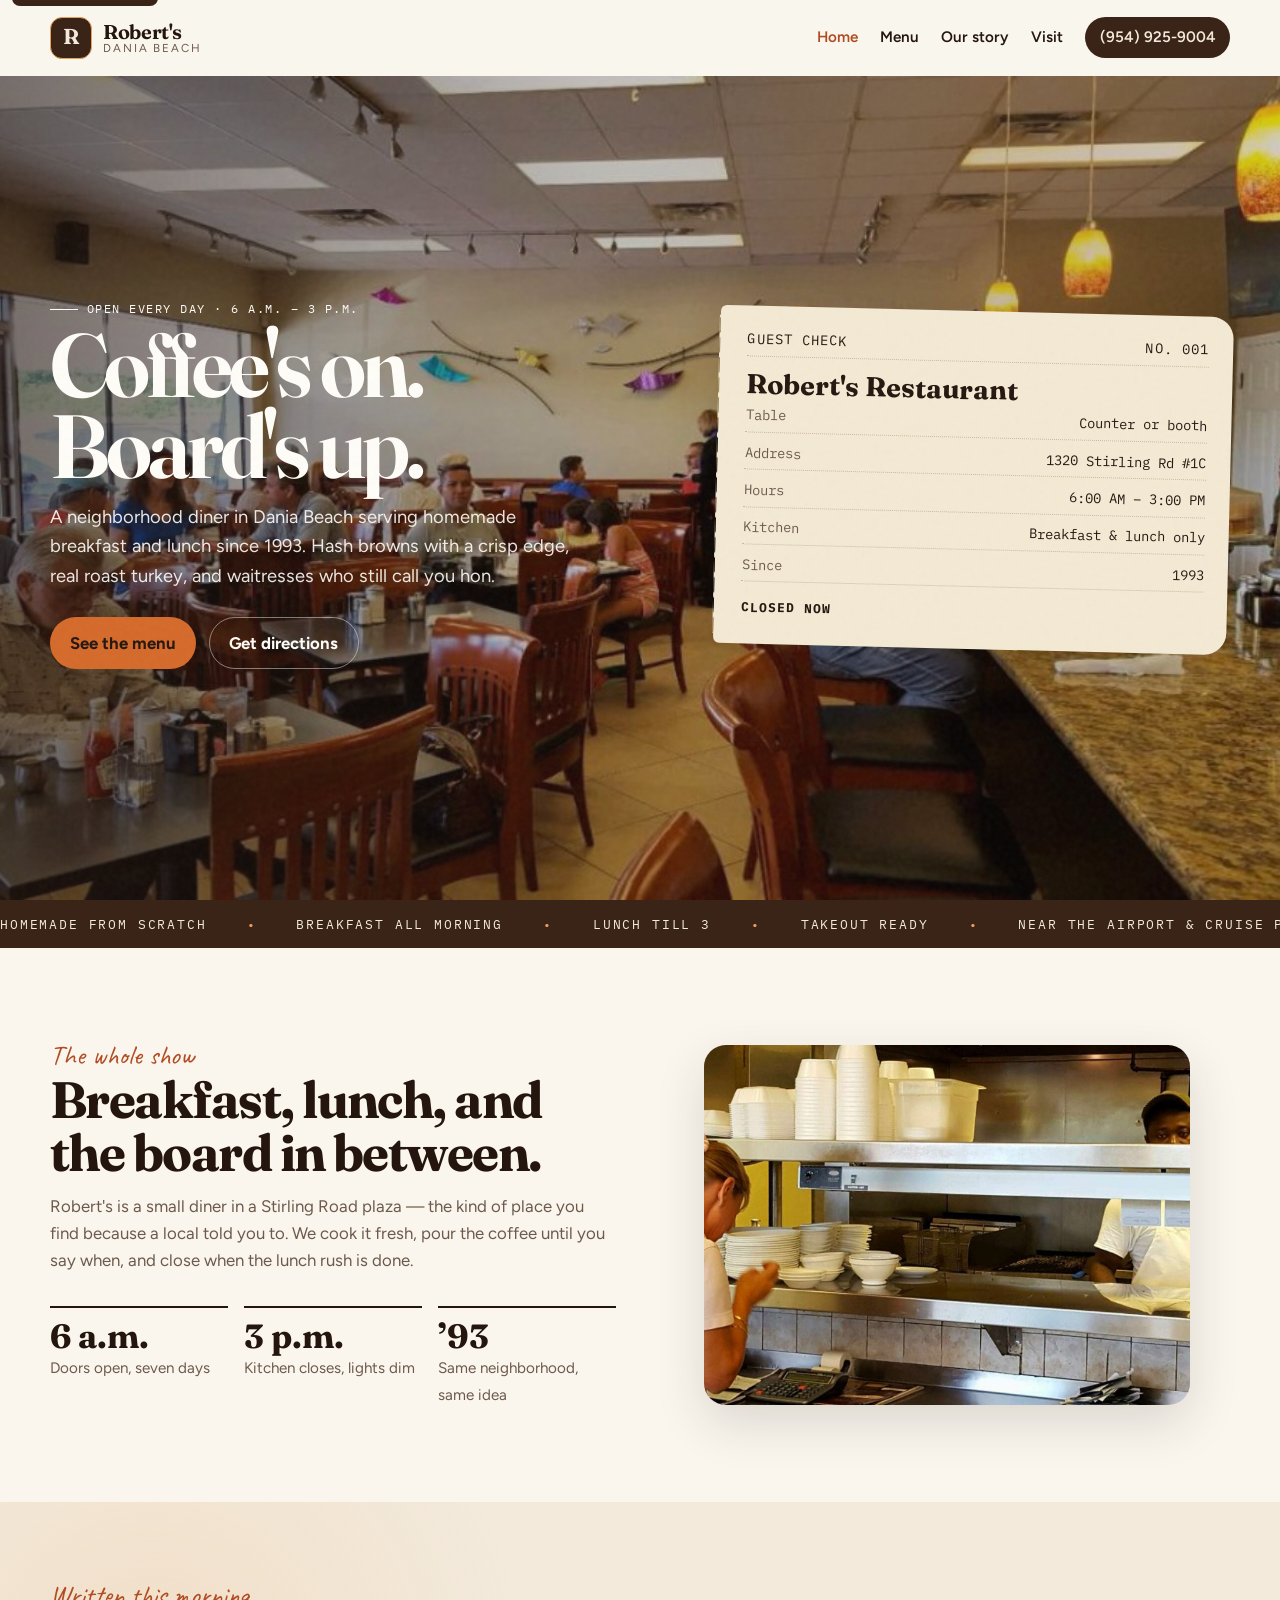
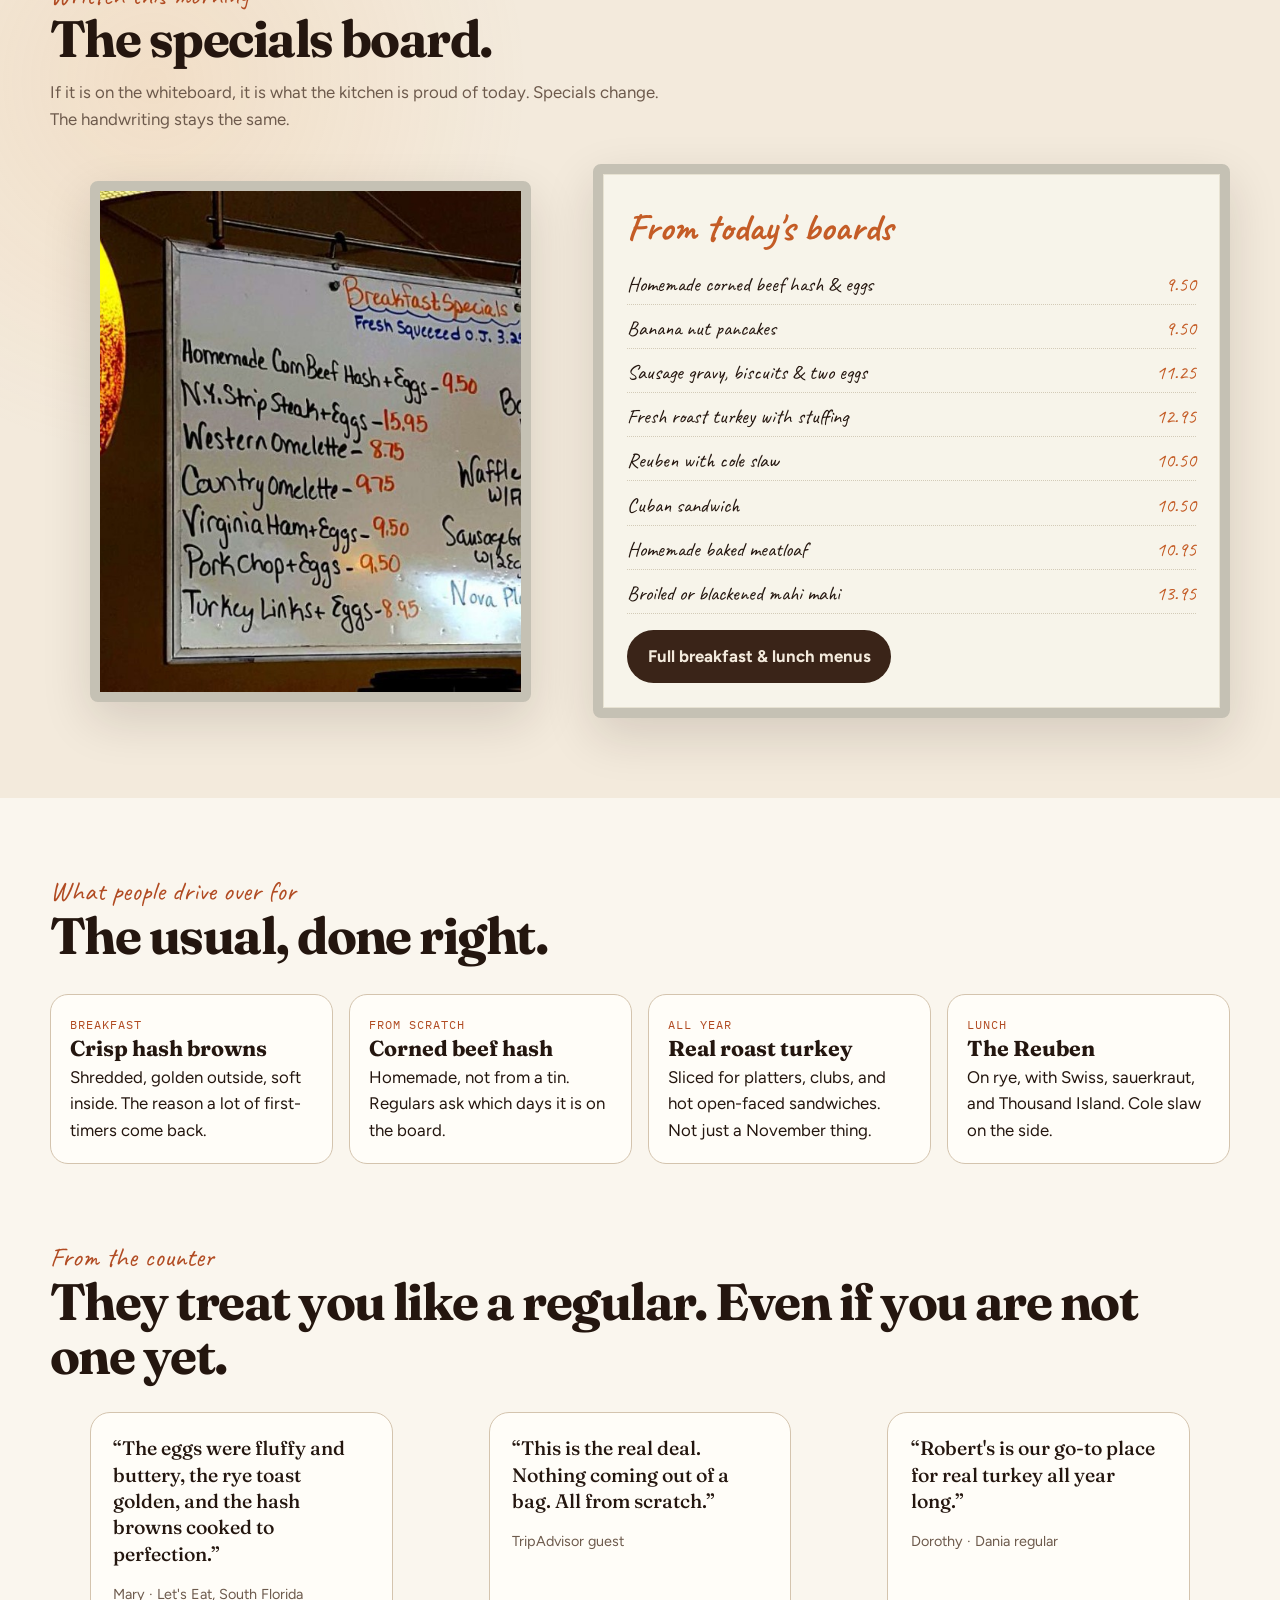
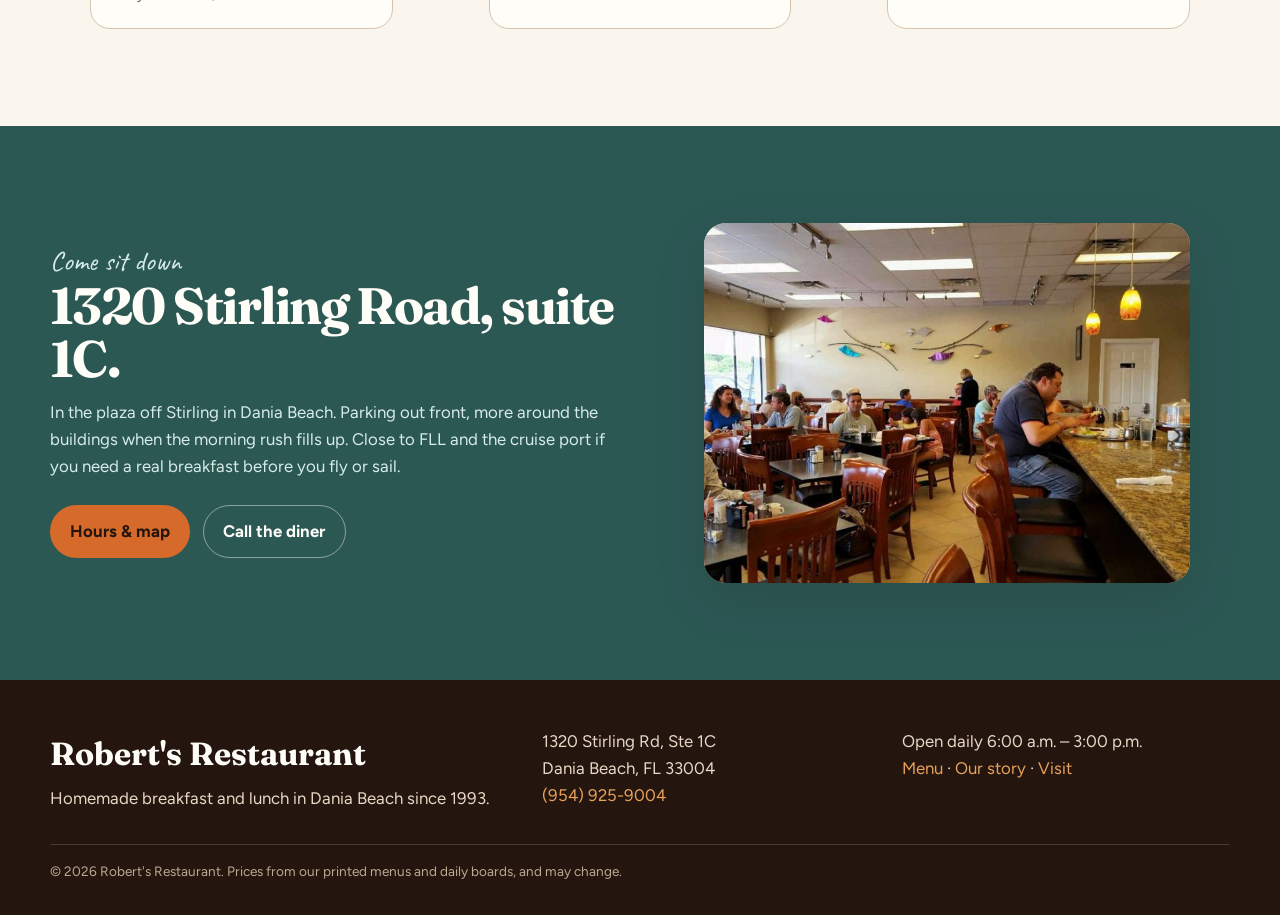
<file: index.html>
<!DOCTYPE html>
<html lang="en">
<head>
  <meta charset="UTF-8">
  <meta name="viewport" content="width=device-width, initial-scale=1">
  <title>Robert's Restaurant | Breakfast & Lunch in Dania Beach</title>
  <meta name="description" content="Robert's Restaurant is a classic Dania Beach diner serving homemade breakfast and lunch from 6 a.m. to 3 p.m., seven days a week. Open since 1993.">
  <link rel="icon" href="favicon.svg" type="image/svg+xml">
  <link rel="preconnect" href="https://fonts.googleapis.com">
  <link rel="preconnect" href="https://fonts.gstatic.com" crossorigin>
  <link href="https://fonts.googleapis.com/css2?family=Caveat:wght@500;700&family=Figtree:wght@400;600;700&family=Fraunces:opsz,wght@9..144,500;9..144,650&family=IBM+Plex+Mono:wght@400;600&display=swap" rel="stylesheet">
  <link rel="stylesheet" href="css/styles.css">
</head>
<body>
  <a class="skip-link" href="#main">Skip to content</a>
  <header class="site-header">
    <div class="header-inner">
      <a class="wordmark" href="index.html">
        <span class="wordmark-mark" aria-hidden="true">R</span>
        <span class="wordmark-text">
          <strong>Robert's</strong>
          <em>Dania Beach</em>
        </span>
      </a>
      <button class="nav-toggle" type="button" aria-expanded="false" aria-controls="site-nav">
        <span class="sr-only">Menu</span>
        <span></span><span></span>
      </button>
      <nav id="site-nav" class="site-nav">
        <a href="index.html" aria-current="page">Home</a>
        <a href="menu.html">Menu</a>
        <a href="about.html">Our story</a>
        <a href="visit.html">Visit</a>
        <a class="nav-phone" href="tel:+19549259004">(954) 925-9004</a>
      </nav>
    </div>
  </header>

  <main id="main">
    <section class="hero">
      <div class="hero-photo">
        <img src="images/interior.jpg" alt="The dining room at Robert's, with wooden chairs, a granite counter, and regulars at breakfast.">
      </div>
      <div class="hero-grid">
        <div>
          <p class="eyebrow">Open every day · 6 a.m. – 3 p.m.</p>
          <h1>Coffee's on.<br>Board's up.</h1>
          <p class="lede">A neighborhood diner in Dania Beach serving homemade breakfast and lunch since 1993. Hash browns with a crisp edge, real roast turkey, and waitresses who still call you hon.</p>
          <div class="hero-actions">
            <a class="btn btn-primary" href="menu.html">See the menu</a>
            <a class="btn btn-ghost" href="visit.html">Get directions</a>
          </div>
        </div>
        <aside class="ticket" aria-label="Restaurant details">
          <div class="ticket-top">
            <span>Guest check</span>
            <span>No. 001</span>
          </div>
          <h2>Robert's Restaurant</h2>
          <dl>
            <div><dt>Table</dt><dd>Counter or booth</dd></div>
            <div><dt>Address</dt><dd>1320 Stirling Rd #1C</dd></div>
            <div><dt>Hours</dt><dd>6:00 AM – 3:00 PM</dd></div>
            <div><dt>Kitchen</dt><dd>Breakfast & lunch only</dd></div>
            <div><dt>Since</dt><dd>1993</dd></div>
          </dl>
          <p class="status" data-open-status>
            <span class="status-dot" aria-hidden="true"></span>
            Checking hours
          </p>
        </aside>
      </div>
    </section>

    <div class="strip" aria-hidden="true">
      <div class="marquee">
        <span>Homemade from scratch</span>
        <span>Breakfast all morning</span>
        <span>Lunch till 3</span>
        <span>Takeout ready</span>
        <span>Near the airport & cruise port</span>
        <span>Dania Beach regulars since 1993</span>
        <span>Homemade from scratch</span>
        <span>Breakfast all morning</span>
        <span>Lunch till 3</span>
        <span>Takeout ready</span>
        <span>Near the airport & cruise port</span>
        <span>Dania Beach regulars since 1993</span>
      </div>
    </div>

    <section class="section">
      <div class="wrap split">
        <div>
          <p class="section-kicker">The whole show</p>
          <h2>Breakfast, lunch, and the board in between.</h2>
          <p class="section-intro">Robert's is a small diner in a Stirling Road plaza — the kind of place you find because a local told you to. We cook it fresh, pour the coffee until you say when, and close when the lunch rush is done.</p>
          <div class="stats">
            <div class="stat"><b>6 a.m.</b><span>Doors open, seven days</span></div>
            <div class="stat"><b>3 p.m.</b><span>Kitchen closes, lights dim</span></div>
            <div class="stat"><b>’93</b><span>Same neighborhood, same idea</span></div>
          </div>
        </div>
        <figure class="frame">
          <img src="images/kitchen.jpg" alt="The kitchen pass at Robert's, with stacked plates, to-go cups, and order tickets on the rail.">
        </figure>
      </div>
    </section>

    <section class="section board-section">
      <div class="wrap">
        <p class="section-kicker">Written this morning</p>
        <h2>The specials board.</h2>
        <p class="section-intro">If it is on the whiteboard, it is what the kitchen is proud of today. Specials change. The handwriting stays the same.</p>
        <div class="boards">
          <figure class="board">
            <img src="images/breakfast-specials.jpg" alt="Handwritten breakfast specials board, including corned beef hash and eggs, banana nut pancakes, and a nova platter.">
          </figure>
          <div class="board board-list">
            <h3>From today's boards</h3>
            <ul>
              <li>Homemade corned beef hash & eggs <span class="price">9.50</span></li>
              <li>Banana nut pancakes <span class="price">9.50</span></li>
              <li>Sausage gravy, biscuits & two eggs <span class="price">11.25</span></li>
              <li>Fresh roast turkey with stuffing <span class="price">12.95</span></li>
              <li>Reuben with cole slaw <span class="price">10.50</span></li>
              <li>Cuban sandwich <span class="price">10.50</span></li>
              <li>Homemade baked meatloaf <span class="price">10.95</span></li>
              <li>Broiled or blackened mahi mahi <span class="price">13.95</span></li>
            </ul>
            <p style="margin-top:1rem"><a class="btn btn-dark" href="menu.html#specials">Full breakfast & lunch menus</a></p>
          </div>
        </div>
      </div>
    </section>

    <section class="section">
      <div class="wrap">
        <p class="section-kicker">What people drive over for</p>
        <h2>The usual, done right.</h2>
        <div class="signatures">
          <article class="sig-card">
            <span>Breakfast</span>
            <b>Crisp hash browns</b>
            <p>Shredded, golden outside, soft inside. The reason a lot of first-timers come back.</p>
          </article>
          <article class="sig-card">
            <span>From scratch</span>
            <b>Corned beef hash</b>
            <p>Homemade, not from a tin. Regulars ask which days it is on the board.</p>
          </article>
          <article class="sig-card">
            <span>All year</span>
            <b>Real roast turkey</b>
            <p>Sliced for platters, clubs, and hot open-faced sandwiches. Not just a November thing.</p>
          </article>
          <article class="sig-card">
            <span>Lunch</span>
            <b>The Reuben</b>
            <p>On rye, with Swiss, sauerkraut, and Thousand Island. Cole slaw on the side.</p>
          </article>
        </div>
      </div>
    </section>

    <section class="section" style="padding-top:0">
      <div class="wrap">
        <p class="section-kicker">From the counter</p>
        <h2>They treat you like a regular. Even if you are not one yet.</h2>
        <div class="quotes">
          <blockquote class="quote">
            <p>“The eggs were fluffy and buttery, the rye toast golden, and the hash browns cooked to perfection.”</p>
            <cite>Mary · Let's Eat, South Florida</cite>
          </blockquote>
          <blockquote class="quote">
            <p>“This is the real deal. Nothing coming out of a bag. All from scratch.”</p>
            <cite>TripAdvisor guest</cite>
          </blockquote>
          <blockquote class="quote">
            <p>“Robert's is our go-to place for real turkey all year long.”</p>
            <cite>Dorothy · Dania regular</cite>
          </blockquote>
        </div>
      </div>
    </section>

    <section class="section visit-cta">
      <div class="wrap split">
        <div>
          <p class="section-kicker">Come sit down</p>
          <h2>1320 Stirling Road, suite 1C.</h2>
          <p class="section-intro">In the plaza off Stirling in Dania Beach. Parking out front, more around the buildings when the morning rush fills up. Close to FLL and the cruise port if you need a real breakfast before you fly or sail.</p>
          <div class="hero-actions">
            <a class="btn btn-primary" href="visit.html">Hours & map</a>
            <a class="btn btn-ghost" href="tel:+19549259004">Call the diner</a>
          </div>
        </div>
        <figure class="frame">
          <img src="images/interior.jpg" alt="Guests at tables and along the counter inside Robert's Restaurant.">
        </figure>
      </div>
    </section>
  </main>

  <footer class="site-footer">
    <div class="wrap footer-grid">
      <div>
        <h2>Robert's Restaurant</h2>
        <p>Homemade breakfast and lunch in Dania Beach since 1993.</p>
      </div>
      <div>
        <p>1320 Stirling Rd, Ste 1C<br>Dania Beach, FL 33004</p>
        <p><a href="tel:+19549259004">(954) 925-9004</a></p>
      </div>
      <div>
        <p>Open daily 6:00 a.m. – 3:00 p.m.</p>
        <p><a href="menu.html">Menu</a> · <a href="about.html">Our story</a> · <a href="visit.html">Visit</a></p>
      </div>
    </div>
    <div class="wrap legal">
      <p>© <span data-year>2026</span> Robert's Restaurant. Prices from our printed menus and daily boards, and may change.</p>
    </div>
  </footer>
  <script src="js/main.js"></script>
</body>
</html>
</file>
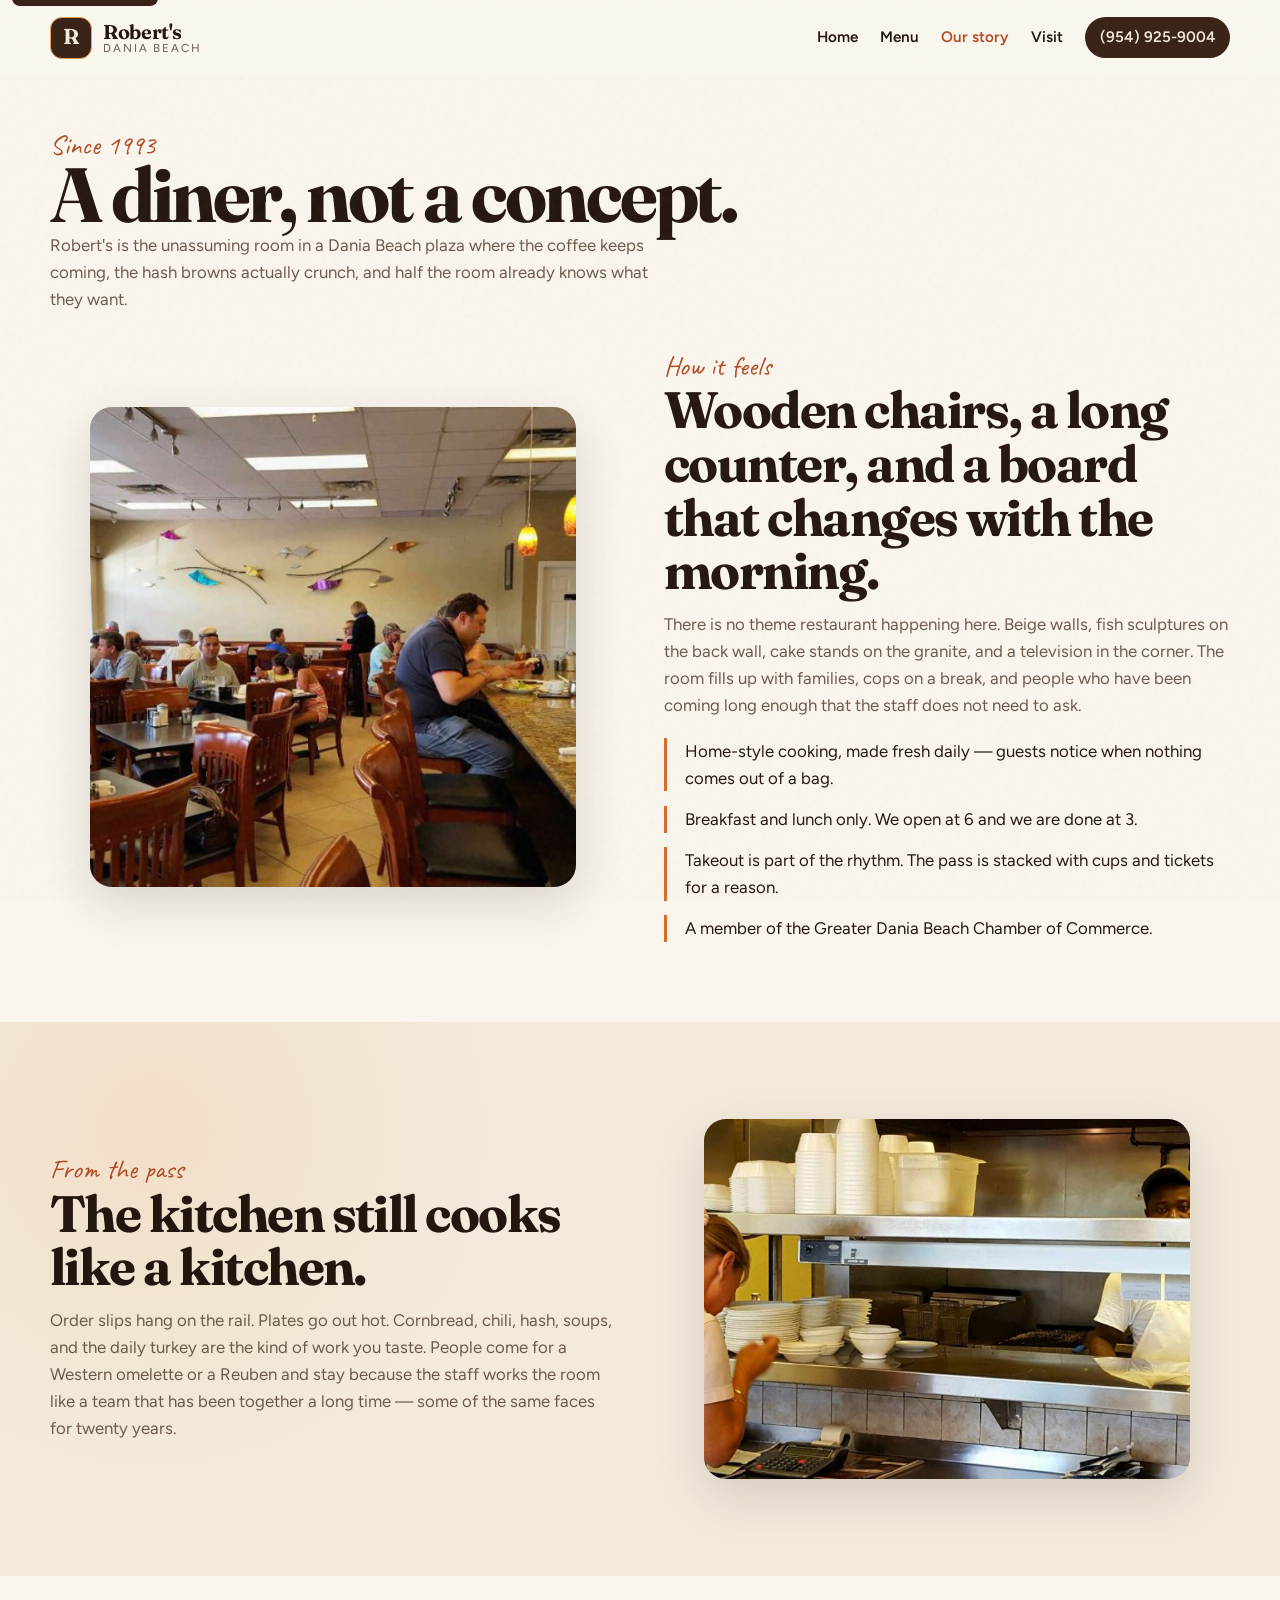
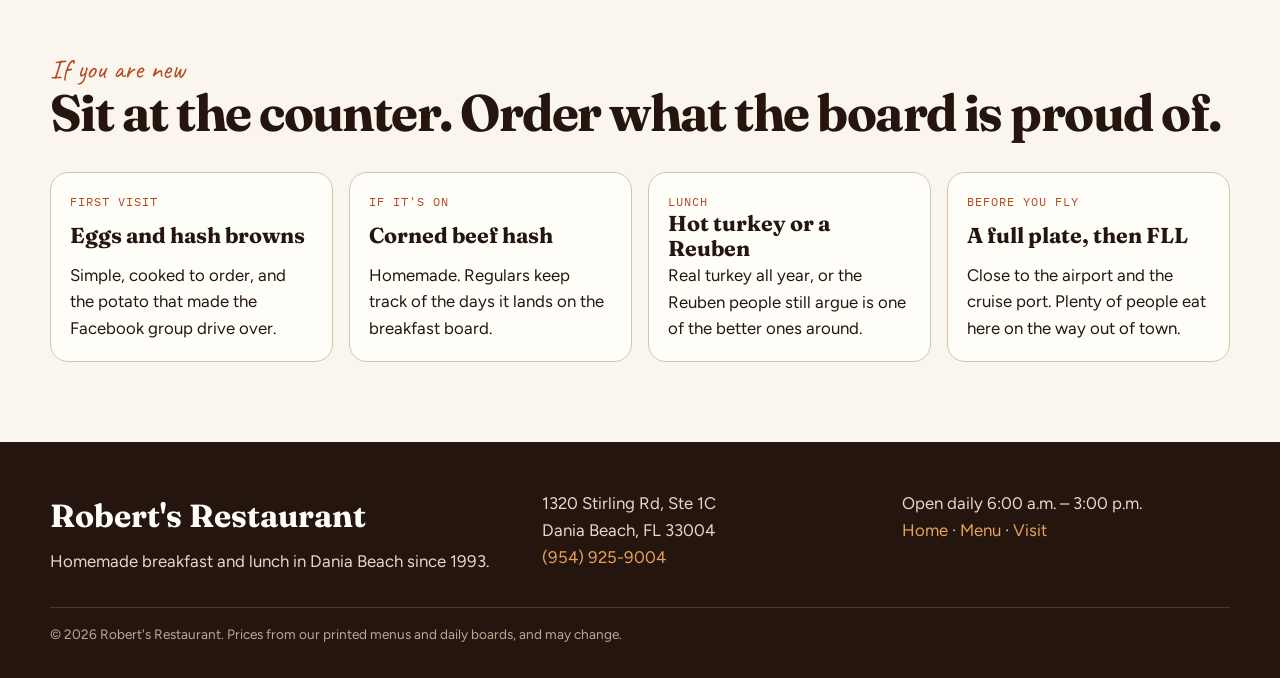
<file: about.html>
<!DOCTYPE html>
<html lang="en">
<head>
  <meta charset="UTF-8">
  <meta name="viewport" content="width=device-width, initial-scale=1">
  <title>Our story | Robert's Restaurant</title>
  <meta name="description" content="Robert's Restaurant has been a Dania Beach breakfast-and-lunch diner since 1993. Homemade food, a loyal counter crowd, and a kitchen that still cooks from scratch.">
  <link rel="icon" href="favicon.svg" type="image/svg+xml">
  <link rel="preconnect" href="https://fonts.googleapis.com">
  <link rel="preconnect" href="https://fonts.gstatic.com" crossorigin>
  <link href="https://fonts.googleapis.com/css2?family=Caveat:wght@500;700&family=Figtree:wght@400;600;700&family=Fraunces:opsz,wght@9..144,500;9..144,650&family=IBM+Plex+Mono:wght@400;600&display=swap" rel="stylesheet">
  <link rel="stylesheet" href="css/styles.css">
</head>
<body>
  <a class="skip-link" href="#main">Skip to content</a>
  <header class="site-header">
    <div class="header-inner">
      <a class="wordmark" href="index.html">
        <span class="wordmark-mark" aria-hidden="true">R</span>
        <span class="wordmark-text">
          <strong>Robert's</strong>
          <em>Dania Beach</em>
        </span>
      </a>
      <button class="nav-toggle" type="button" aria-expanded="false" aria-controls="site-nav">
        <span class="sr-only">Menu</span>
        <span></span><span></span>
      </button>
      <nav id="site-nav" class="site-nav">
        <a href="index.html">Home</a>
        <a href="menu.html">Menu</a>
        <a href="about.html" aria-current="page">Our story</a>
        <a href="visit.html">Visit</a>
        <a class="nav-phone" href="tel:+19549259004">(954) 925-9004</a>
      </nav>
    </div>
  </header>

  <main id="main">
    <header class="page-hero wrap">
      <p class="section-kicker">Since 1993</p>
      <h1>A diner, not a concept.</h1>
      <p class="section-intro">Robert's is the unassuming room in a Dania Beach plaza where the coffee keeps coming, the hash browns actually crunch, and half the room already knows what they want.</p>
    </header>

    <section class="section" style="padding-top:1rem">
      <div class="wrap split">
        <figure class="frame portrait">
          <img src="images/interior.jpg" alt="The dining room and counter at Robert's, with pendant lights over the granite bar.">
        </figure>
        <div>
          <p class="section-kicker">How it feels</p>
          <h2>Wooden chairs, a long counter, and a board that changes with the morning.</h2>
          <p class="section-intro">There is no theme restaurant happening here. Beige walls, fish sculptures on the back wall, cake stands on the granite, and a television in the corner. The room fills up with families, cops on a break, and people who have been coming long enough that the staff does not need to ask.</p>
          <ul class="story-list">
            <li>Home-style cooking, made fresh daily — guests notice when nothing comes out of a bag.</li>
            <li>Breakfast and lunch only. We open at 6 and we are done at 3.</li>
            <li>Takeout is part of the rhythm. The pass is stacked with cups and tickets for a reason.</li>
            <li>A member of the Greater Dania Beach Chamber of Commerce.</li>
          </ul>
        </div>
      </div>
    </section>

    <section class="section board-section">
      <div class="wrap split">
        <div>
          <p class="section-kicker">From the pass</p>
          <h2>The kitchen still cooks like a kitchen.</h2>
          <p class="section-intro">Order slips hang on the rail. Plates go out hot. Cornbread, chili, hash, soups, and the daily turkey are the kind of work you taste. People come for a Western omelette or a Reuben and stay because the staff works the room like a team that has been together a long time — some of the same faces for twenty years.</p>
        </div>
        <figure class="frame">
          <img src="images/kitchen.jpg" alt="Cooks and servers working the stainless-steel pass, with clean plates stacked on the shelf.">
        </figure>
      </div>
    </section>

    <section class="section">
      <div class="wrap">
        <p class="section-kicker">If you are new</p>
        <h2>Sit at the counter. Order what the board is proud of.</h2>
        <div class="signatures">
          <article class="sig-card">
            <span>First visit</span>
            <b>Eggs and hash browns</b>
            <p>Simple, cooked to order, and the potato that made the Facebook group drive over.</p>
          </article>
          <article class="sig-card">
            <span>If it's on</span>
            <b>Corned beef hash</b>
            <p>Homemade. Regulars keep track of the days it lands on the breakfast board.</p>
          </article>
          <article class="sig-card">
            <span>Lunch</span>
            <b>Hot turkey or a Reuben</b>
            <p>Real turkey all year, or the Reuben people still argue is one of the better ones around.</p>
          </article>
          <article class="sig-card">
            <span>Before you fly</span>
            <b>A full plate, then FLL</b>
            <p>Close to the airport and the cruise port. Plenty of people eat here on the way out of town.</p>
          </article>
        </div>
      </div>
    </section>
  </main>

  <footer class="site-footer">
    <div class="wrap footer-grid">
      <div>
        <h2>Robert's Restaurant</h2>
        <p>Homemade breakfast and lunch in Dania Beach since 1993.</p>
      </div>
      <div>
        <p>1320 Stirling Rd, Ste 1C<br>Dania Beach, FL 33004</p>
        <p><a href="tel:+19549259004">(954) 925-9004</a></p>
      </div>
      <div>
        <p>Open daily 6:00 a.m. – 3:00 p.m.</p>
        <p><a href="index.html">Home</a> · <a href="menu.html">Menu</a> · <a href="visit.html">Visit</a></p>
      </div>
    </div>
    <div class="wrap legal">
      <p>© <span data-year>2026</span> Robert's Restaurant. Prices from our printed menus and daily boards, and may change.</p>
    </div>
  </footer>
  <script src="js/main.js"></script>
</body>
</html>
</file>
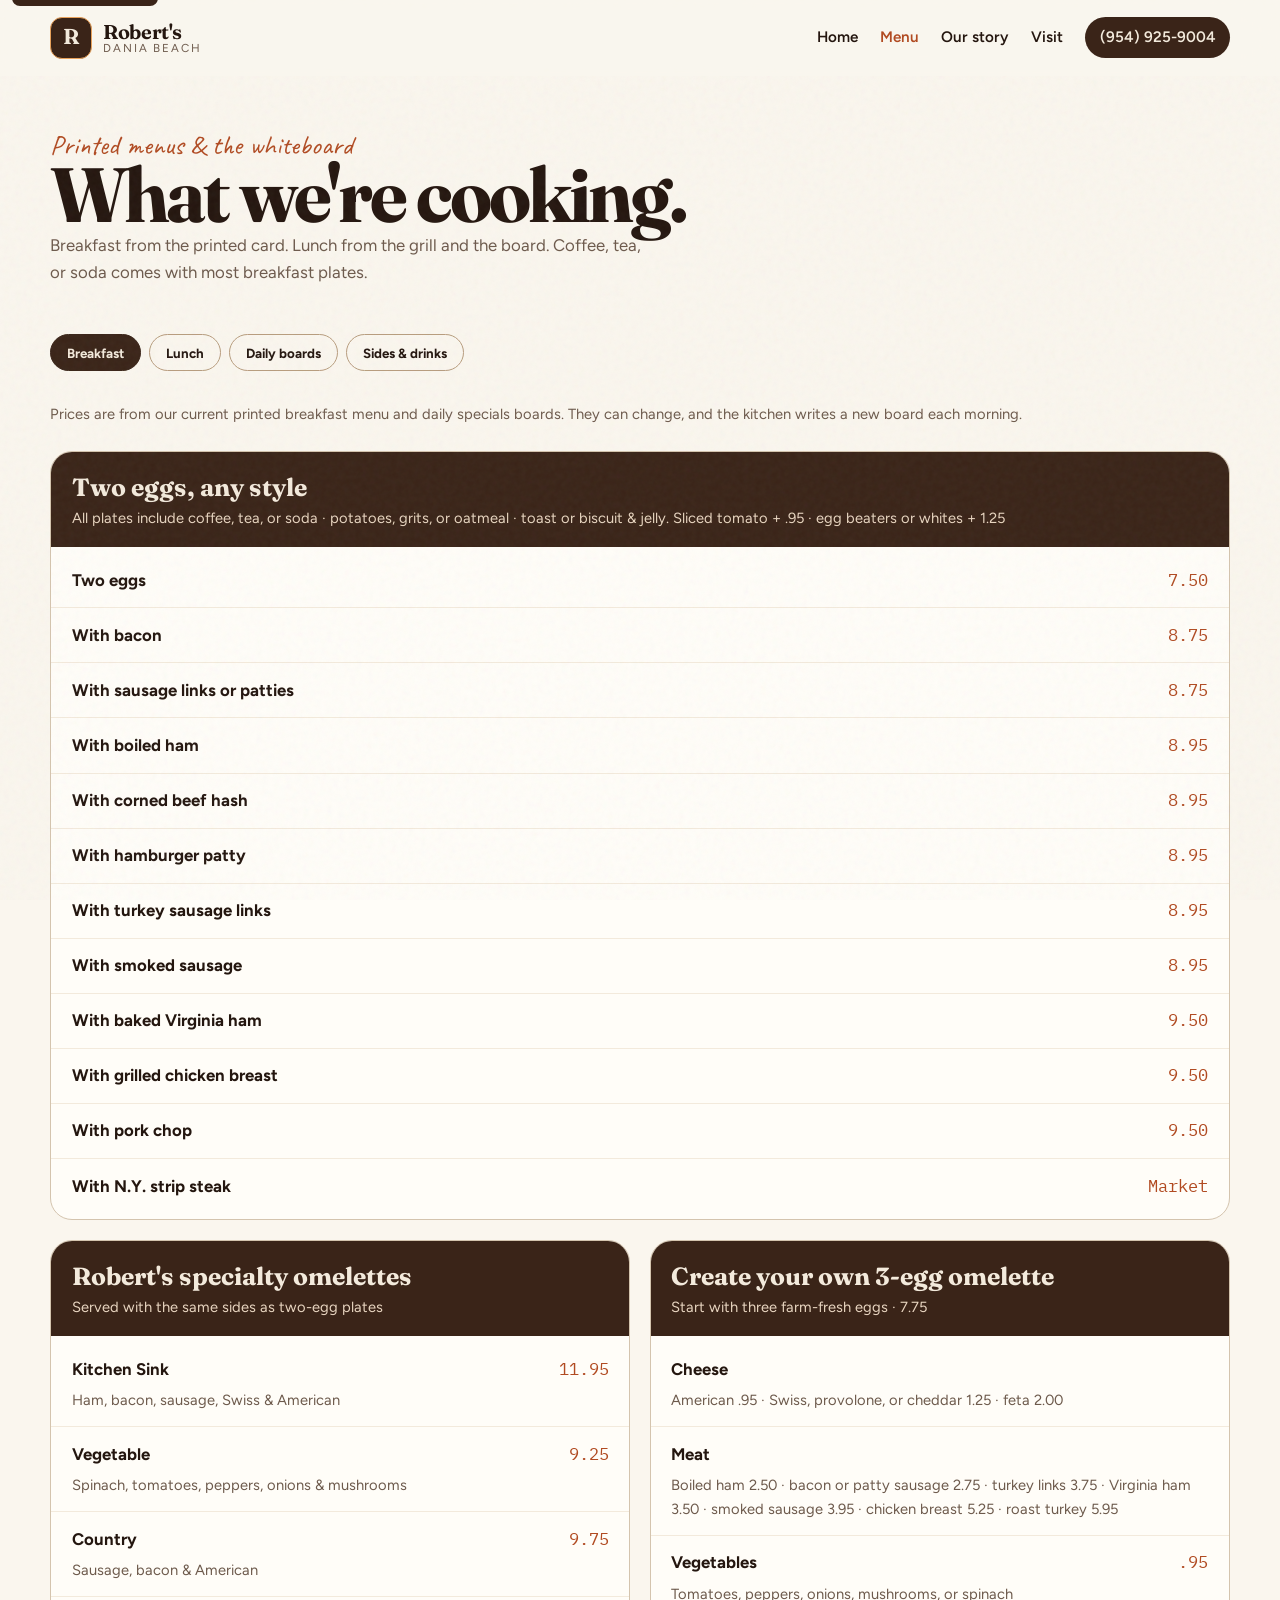
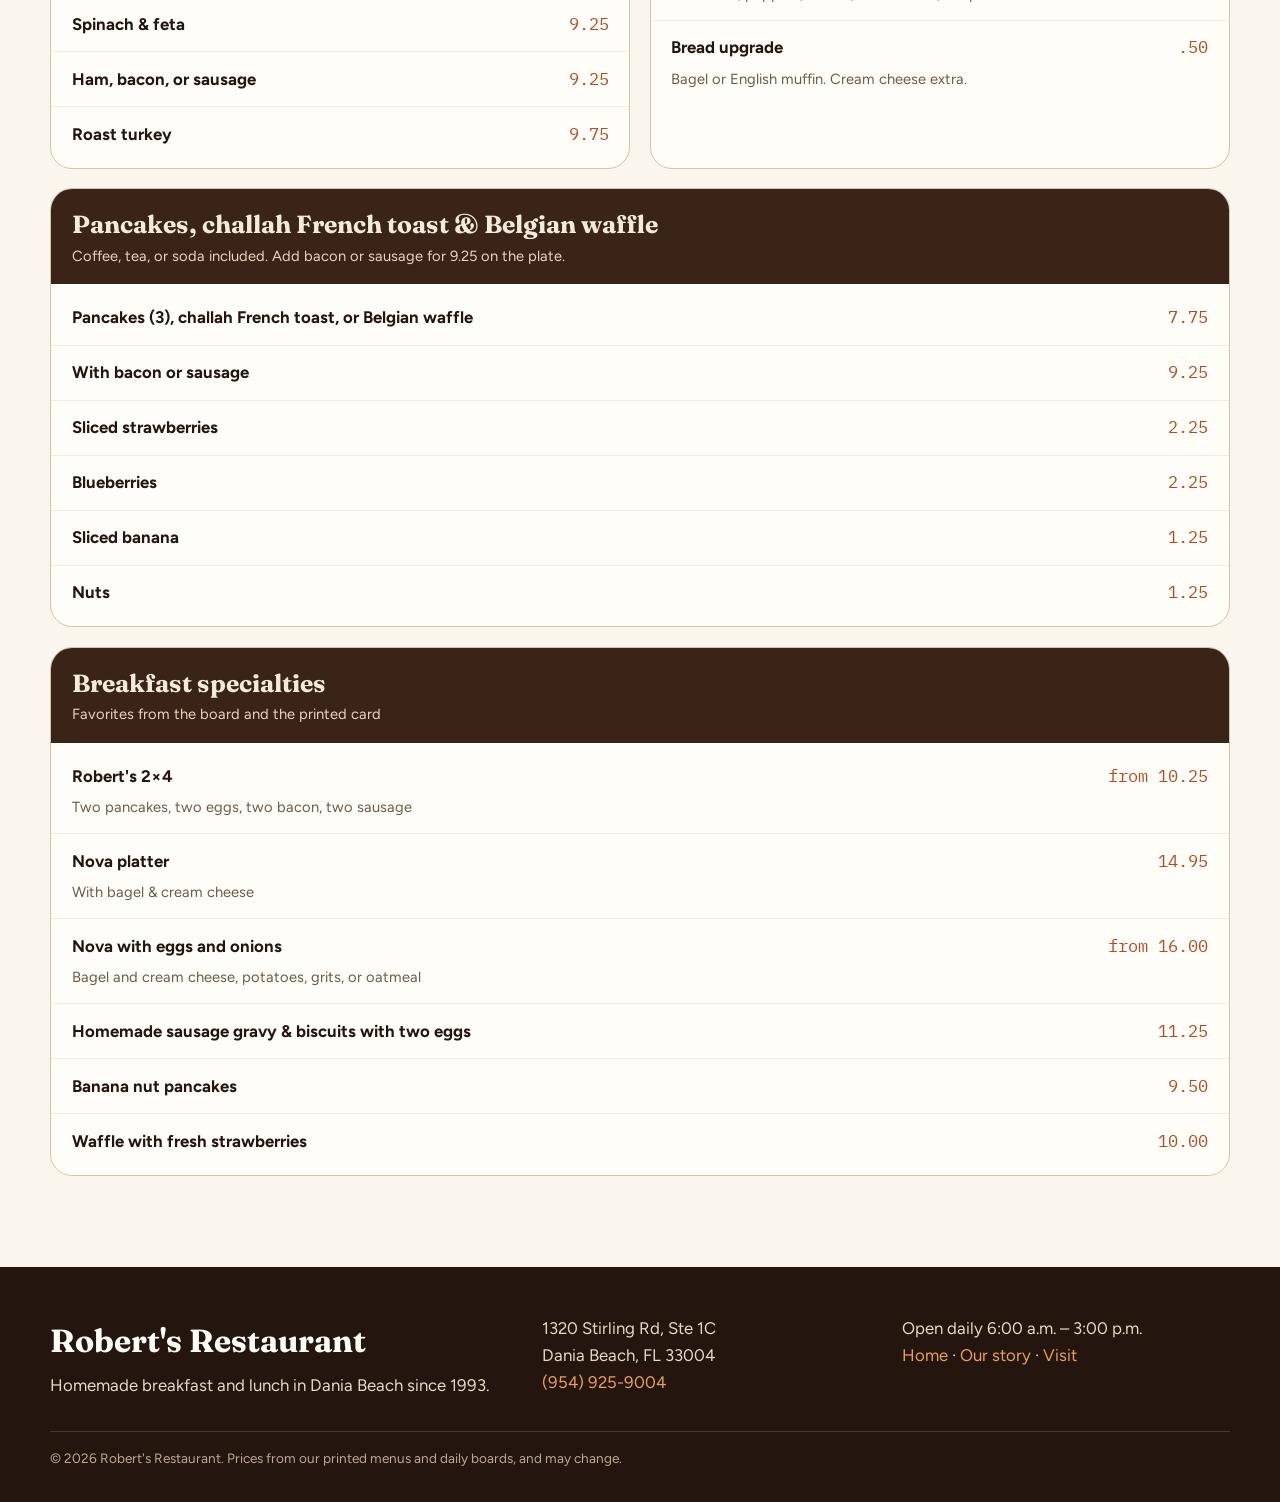
<file: menu.html>
<!DOCTYPE html>
<html lang="en">
<head>
  <meta charset="UTF-8">
  <meta name="viewport" content="width=device-width, initial-scale=1">
  <title>Menu | Robert's Restaurant</title>
  <meta name="description" content="Breakfast and lunch menus from Robert's Restaurant in Dania Beach, including daily specials, omelettes, sandwiches, and homemade plates.">
  <link rel="icon" href="favicon.svg" type="image/svg+xml">
  <link rel="preconnect" href="https://fonts.googleapis.com">
  <link rel="preconnect" href="https://fonts.gstatic.com" crossorigin>
  <link href="https://fonts.googleapis.com/css2?family=Caveat:wght@500;700&family=Figtree:wght@400;600;700&family=Fraunces:opsz,wght@9..144,500;9..144,650&family=IBM+Plex+Mono:wght@400;600&display=swap" rel="stylesheet">
  <link rel="stylesheet" href="css/styles.css">
</head>
<body>
  <a class="skip-link" href="#main">Skip to content</a>
  <header class="site-header">
    <div class="header-inner">
      <a class="wordmark" href="index.html">
        <span class="wordmark-mark" aria-hidden="true">R</span>
        <span class="wordmark-text">
          <strong>Robert's</strong>
          <em>Dania Beach</em>
        </span>
      </a>
      <button class="nav-toggle" type="button" aria-expanded="false" aria-controls="site-nav">
        <span class="sr-only">Menu</span>
        <span></span><span></span>
      </button>
      <nav id="site-nav" class="site-nav">
        <a href="index.html">Home</a>
        <a href="menu.html" aria-current="page">Menu</a>
        <a href="about.html">Our story</a>
        <a href="visit.html">Visit</a>
        <a class="nav-phone" href="tel:+19549259004">(954) 925-9004</a>
      </nav>
    </div>
  </header>

  <main id="main" class="wrap">
    <header class="page-hero">
      <p class="section-kicker">Printed menus & the whiteboard</p>
      <h1>What we're cooking.</h1>
      <p class="section-intro">Breakfast from the printed card. Lunch from the grill and the board. Coffee, tea, or soda comes with most breakfast plates.</p>
    </header>

    <div class="menu-tabs" role="tablist" aria-label="Menu sections">
      <button type="button" role="tab" data-menu-tab="breakfast" aria-selected="true">Breakfast</button>
      <button type="button" role="tab" data-menu-tab="lunch" aria-selected="false">Lunch</button>
      <button type="button" role="tab" data-menu-tab="specials" aria-selected="false">Daily boards</button>
      <button type="button" role="tab" data-menu-tab="sides" aria-selected="false">Sides & drinks</button>
    </div>
    <p class="menu-note">Prices are from our current printed breakfast menu and daily specials boards. They can change, and the kitchen writes a new board each morning.</p>

    <div data-menu-panel="breakfast">
      <article class="menu-block">
        <header>
          <h2>Two eggs, any style</h2>
          <p>All plates include coffee, tea, or soda · potatoes, grits, or oatmeal · toast or biscuit & jelly. Sliced tomato + .95 · egg beaters or whites + 1.25</p>
        </header>
        <ul>
          <li><span class="name">Two eggs</span><span class="price">7.50</span></li>
          <li><span class="name">With bacon</span><span class="price">8.75</span></li>
          <li><span class="name">With sausage links or patties</span><span class="price">8.75</span></li>
          <li><span class="name">With boiled ham</span><span class="price">8.95</span></li>
          <li><span class="name">With corned beef hash</span><span class="price">8.95</span></li>
          <li><span class="name">With hamburger patty</span><span class="price">8.95</span></li>
          <li><span class="name">With turkey sausage links</span><span class="price">8.95</span></li>
          <li><span class="name">With smoked sausage</span><span class="price">8.95</span></li>
          <li><span class="name">With baked Virginia ham</span><span class="price">9.50</span></li>
          <li><span class="name">With grilled chicken breast</span><span class="price">9.50</span></li>
          <li><span class="name">With pork chop</span><span class="price">9.50</span></li>
          <li><span class="name">With N.Y. strip steak</span><span class="price">Market</span></li>
        </ul>
      </article>

      <div class="menu-cols">
        <article class="menu-block">
          <header>
            <h2>Robert's specialty omelettes</h2>
            <p>Served with the same sides as two-egg plates</p>
          </header>
          <ul>
            <li>
              <span class="name">Kitchen Sink</span><span class="price">11.95</span>
              <span class="desc">Ham, bacon, sausage, Swiss & American</span>
            </li>
            <li>
              <span class="name">Vegetable</span><span class="price">9.25</span>
              <span class="desc">Spinach, tomatoes, peppers, onions & mushrooms</span>
            </li>
            <li>
              <span class="name">Country</span><span class="price">9.75</span>
              <span class="desc">Sausage, bacon & American</span>
            </li>
            <li><span class="name">Spinach & feta</span><span class="price">9.25</span></li>
            <li><span class="name">Ham, bacon, or sausage</span><span class="price">9.25</span></li>
            <li><span class="name">Roast turkey</span><span class="price">9.75</span></li>
          </ul>
        </article>

        <article class="menu-block">
          <header>
            <h2>Create your own 3-egg omelette</h2>
            <p>Start with three farm-fresh eggs · 7.75</p>
          </header>
          <ul>
            <li>
              <span class="name">Cheese</span><span class="price"></span>
              <span class="desc">American .95 · Swiss, provolone, or cheddar 1.25 · feta 2.00</span>
            </li>
            <li>
              <span class="name">Meat</span><span class="price"></span>
              <span class="desc">Boiled ham 2.50 · bacon or patty sausage 2.75 · turkey links 3.75 · Virginia ham 3.50 · smoked sausage 3.95 · chicken breast 5.25 · roast turkey 5.95</span>
            </li>
            <li>
              <span class="name">Vegetables</span><span class="price">.95</span>
              <span class="desc">Tomatoes, peppers, onions, mushrooms, or spinach</span>
            </li>
            <li>
              <span class="name">Bread upgrade</span><span class="price">.50</span>
              <span class="desc">Bagel or English muffin. Cream cheese extra.</span>
            </li>
          </ul>
        </article>
      </div>

      <article class="menu-block">
        <header>
          <h2>Pancakes, challah French toast & Belgian waffle</h2>
          <p>Coffee, tea, or soda included. Add bacon or sausage for 9.25 on the plate.</p>
        </header>
        <ul>
          <li><span class="name">Pancakes (3), challah French toast, or Belgian waffle</span><span class="price">7.75</span></li>
          <li><span class="name">With bacon or sausage</span><span class="price">9.25</span></li>
          <li><span class="name">Sliced strawberries</span><span class="price">2.25</span></li>
          <li><span class="name">Blueberries</span><span class="price">2.25</span></li>
          <li><span class="name">Sliced banana</span><span class="price">1.25</span></li>
          <li><span class="name">Nuts</span><span class="price">1.25</span></li>
        </ul>
      </article>

      <article class="menu-block">
        <header>
          <h2>Breakfast specialties</h2>
          <p>Favorites from the board and the printed card</p>
        </header>
        <ul>
          <li>
            <span class="name">Robert's 2×4</span><span class="price">from 10.25</span>
            <span class="desc">Two pancakes, two eggs, two bacon, two sausage</span>
          </li>
          <li>
            <span class="name">Nova platter</span><span class="price">14.95</span>
            <span class="desc">With bagel & cream cheese</span>
          </li>
          <li>
            <span class="name">Nova with eggs and onions</span><span class="price">from 16.00</span>
            <span class="desc">Bagel and cream cheese, potatoes, grits, or oatmeal</span>
          </li>
          <li><span class="name">Homemade sausage gravy & biscuits with two eggs</span><span class="price">11.25</span></li>
          <li><span class="name">Banana nut pancakes</span><span class="price">9.50</span></li>
          <li><span class="name">Waffle with fresh strawberries</span><span class="price">10.00</span></li>
        </ul>
      </article>
    </div>

    <div data-menu-panel="lunch" hidden>
      <article class="menu-block">
        <header>
          <h2>Plates from the kitchen</h2>
          <p>Hearty lunch plates. Many come with potato, vegetable, and bread. Deluxe your meal + 1.95</p>
        </header>
        <ul>
          <li><span class="name">Chicken à la king over rice</span><span class="price">10.95</span></li>
          <li><span class="name">Fresh roast turkey with stuffing</span><span class="price">12.95</span></li>
          <li><span class="name">½ roast chicken with stuffing</span><span class="price">10.95</span></li>
          <li><span class="name">London broil with mushroom gravy</span><span class="price">11.95</span></li>
          <li><span class="name">Homemade baked meatloaf</span><span class="price">10.95</span></li>
          <li><span class="name">Spaghetti and meatballs</span><span class="price">10.95</span></li>
          <li><span class="name">Franks and beans</span><span class="price">10.95</span></li>
          <li><span class="name">Broiled or blackened mahi mahi</span><span class="price">13.95</span></li>
          <li><span class="name">Broiled fresh salmon with Greek salad</span><span class="price">16.95</span></li>
          <li><span class="name">New York strip steak</span><span class="price">15.95</span></li>
          <li><span class="name">12 chicken wings with fries</span><span class="price">10.75</span></li>
        </ul>
      </article>

      <div class="menu-cols">
        <article class="menu-block">
          <header>
            <h2>Sandwiches & hoagies</h2>
            <p>Deli sandwiches on white, wheat, or rye with pickle and chips</p>
          </header>
          <ul>
            <li><span class="name">Cuban sandwich</span><span class="price">10.50</span></li>
            <li><span class="name">Reuben with cole slaw</span><span class="price">10.50</span></li>
            <li><span class="name">BBQ pork or beef sandwich</span><span class="price">9.75</span></li>
            <li><span class="name">Meatball parmigiana sub</span><span class="price">10.25</span></li>
            <li><span class="name">Chicken salad sandwich</span><span class="price">8.95</span></li>
            <li><span class="name">Tuna salad sandwich</span><span class="price">8.95</span></li>
            <li><span class="name">Roast turkey deli sandwich</span><span class="price">10.50</span></li>
            <li><span class="name">Triple-decker club</span><span class="price">11.95</span></li>
            <li><span class="name">French dip</span><span class="price">10.95</span></li>
          </ul>
        </article>
        <article class="menu-block">
          <header>
            <h2>Burgers, melts & platters</h2>
          </header>
          <ul>
            <li>
              <span class="name">Classic hamburger</span><span class="price">8.95</span>
              <span class="desc">Lettuce, tomato, onion, pickles, and fries</span>
            </li>
            <li><span class="name">Turkey burger</span><span class="price">8.95</span></li>
            <li><span class="name">Turkey burger diet platter with cottage cheese</span><span class="price">9.95</span></li>
            <li><span class="name">Patty melt on rye</span><span class="price">10.95</span></li>
            <li><span class="name">Tuna, chicken, or egg salad platter</span><span class="price">10.50</span></li>
            <li><span class="name">Chef's salad</span><span class="price">11.95</span></li>
            <li>
              <span class="name">Soup 'n' sandwich</span><span class="price">11.25</span>
              <span class="desc">Tuna, chicken, or egg salad with a bowl of homemade soup and a drink</span>
            </li>
          </ul>
        </article>
      </div>
    </div>

    <div data-menu-panel="specials" hidden>
      <div class="gallery" style="margin-bottom:1.4rem">
        <figure class="board">
          <img src="images/breakfast-specials.jpg" alt="Breakfast specials whiteboard at Robert's.">
        </figure>
        <figure class="board">
          <img src="images/lunch-specials.jpg" alt="Lunch specials whiteboard at Robert's.">
        </figure>
      </div>
      <div class="menu-cols">
        <article class="menu-block">
          <header>
            <h2>Breakfast specials</h2>
            <p>Fresh squeezed O.J. 3.25</p>
          </header>
          <ul>
            <li><span class="name">Homemade corned beef hash & eggs</span><span class="price">9.50</span></li>
            <li><span class="name">N.Y. strip steak & eggs</span><span class="price">15.95</span></li>
            <li><span class="name">Western omelette</span><span class="price">8.75</span></li>
            <li><span class="name">Country omelette</span><span class="price">9.75</span></li>
            <li><span class="name">Virginia ham & eggs</span><span class="price">9.50</span></li>
            <li><span class="name">Pork chop & eggs</span><span class="price">9.50</span></li>
            <li><span class="name">Turkey links & eggs</span><span class="price">8.95</span></li>
            <li><span class="name">Banana nut pancakes</span><span class="price">9.50</span></li>
            <li><span class="name">Waffle with fresh strawberries</span><span class="price">10.00</span></li>
            <li><span class="name">Sausage gravy & biscuits with two eggs</span><span class="price">11.25</span></li>
            <li><span class="name">Nova platter</span><span class="price">14.95</span></li>
          </ul>
        </article>
        <article class="menu-block">
          <header>
            <h2>Lunch specials</h2>
            <p>Ask what soup is on. Vegetable beef barley or chicken noodle, 4.50</p>
          </header>
          <ul>
            <li><span class="name">Chicken à la king over rice</span><span class="price">10.95</span></li>
            <li><span class="name">Fresh roast turkey with stuffing</span><span class="price">12.95</span></li>
            <li><span class="name">Franks and beans</span><span class="price">10.95</span></li>
            <li><span class="name">½ roast chicken with stuffing</span><span class="price">10.95</span></li>
            <li><span class="name">London broil with mushroom gravy</span><span class="price">11.95</span></li>
            <li><span class="name">Homemade baked meatloaf</span><span class="price">10.95</span></li>
            <li><span class="name">Spaghetti and meatballs</span><span class="price">10.95</span></li>
            <li><span class="name">Meatball parmigiana sub</span><span class="price">10.25</span></li>
            <li><span class="name">Cuban sandwich</span><span class="price">10.50</span></li>
            <li><span class="name">BBQ pork or beef sandwich</span><span class="price">9.75</span></li>
            <li><span class="name">Broiled or blackened mahi</span><span class="price">13.95</span></li>
            <li><span class="name">Broiled salmon with Greek salad</span><span class="price">16.95</span></li>
            <li><span class="name">Salad platter</span><span class="price">10.50</span></li>
            <li><span class="name">Reuben with cole slaw</span><span class="price">10.50</span></li>
            <li><span class="name">Turkey burger diet platter</span><span class="price">9.95</span></li>
            <li><span class="name">New York strip steak</span><span class="price">15.95</span></li>
          </ul>
        </article>
      </div>
    </div>

    <div data-menu-panel="sides" hidden>
      <div class="menu-cols">
        <article class="menu-block">
          <header>
            <h2>Sides</h2>
          </header>
          <ul>
            <li><span class="name">Hash browns or home fries</span><span class="price">3.25</span></li>
            <li><span class="name">Grits, cup / bowl</span><span class="price">2.25 / 3.25</span></li>
            <li><span class="name">Bacon or sausage</span><span class="price">3.95</span></li>
            <li><span class="name">Corned beef hash</span><span class="price">4.25</span></li>
            <li><span class="name">French fries</span><span class="price">2.95</span></li>
            <li><span class="name">Sweet potato fries or onion rings</span><span class="price">3.95</span></li>
            <li><span class="name">Potato salad, cole slaw, or sliced tomatoes</span><span class="price">2.95</span></li>
            <li><span class="name">Homemade cornbread</span><span class="price">2.50</span></li>
            <li><span class="name">Bagel with cream cheese</span><span class="price">3.25</span></li>
          </ul>
        </article>
        <article class="menu-block">
          <header>
            <h2>Drinks</h2>
          </header>
          <ul>
            <li><span class="name">Coffee, hot tea, iced tea, or soda</span><span class="price">2.95</span></li>
            <li><span class="name">Fresh squeezed orange juice</span><span class="price">3.25</span></li>
            <li><span class="name">Iced coffee or hot chocolate</span><span class="price">2.95</span></li>
            <li><span class="name">Herbal tea</span><span class="price">3.25</span></li>
            <li><span class="name">Juice</span><span class="price">3.25</span></li>
            <li><span class="name">Milk</span><span class="price">2.50–3.00</span></li>
          </ul>
        </article>
      </div>
      <figure class="frame" style="margin-top:1.2rem">
        <img src="images/breakfast-menu.jpg" alt="Printed Robert's breakfast menu with two-egg plates, omelettes, and griddle items.">
      </figure>
    </div>
  </main>

  <footer class="site-footer">
    <div class="wrap footer-grid">
      <div>
        <h2>Robert's Restaurant</h2>
        <p>Homemade breakfast and lunch in Dania Beach since 1993.</p>
      </div>
      <div>
        <p>1320 Stirling Rd, Ste 1C<br>Dania Beach, FL 33004</p>
        <p><a href="tel:+19549259004">(954) 925-9004</a></p>
      </div>
      <div>
        <p>Open daily 6:00 a.m. – 3:00 p.m.</p>
        <p><a href="index.html">Home</a> · <a href="about.html">Our story</a> · <a href="visit.html">Visit</a></p>
      </div>
    </div>
    <div class="wrap legal">
      <p>© <span data-year>2026</span> Robert's Restaurant. Prices from our printed menus and daily boards, and may change.</p>
    </div>
  </footer>
  <script src="js/main.js"></script>
</body>
</html>
</file>
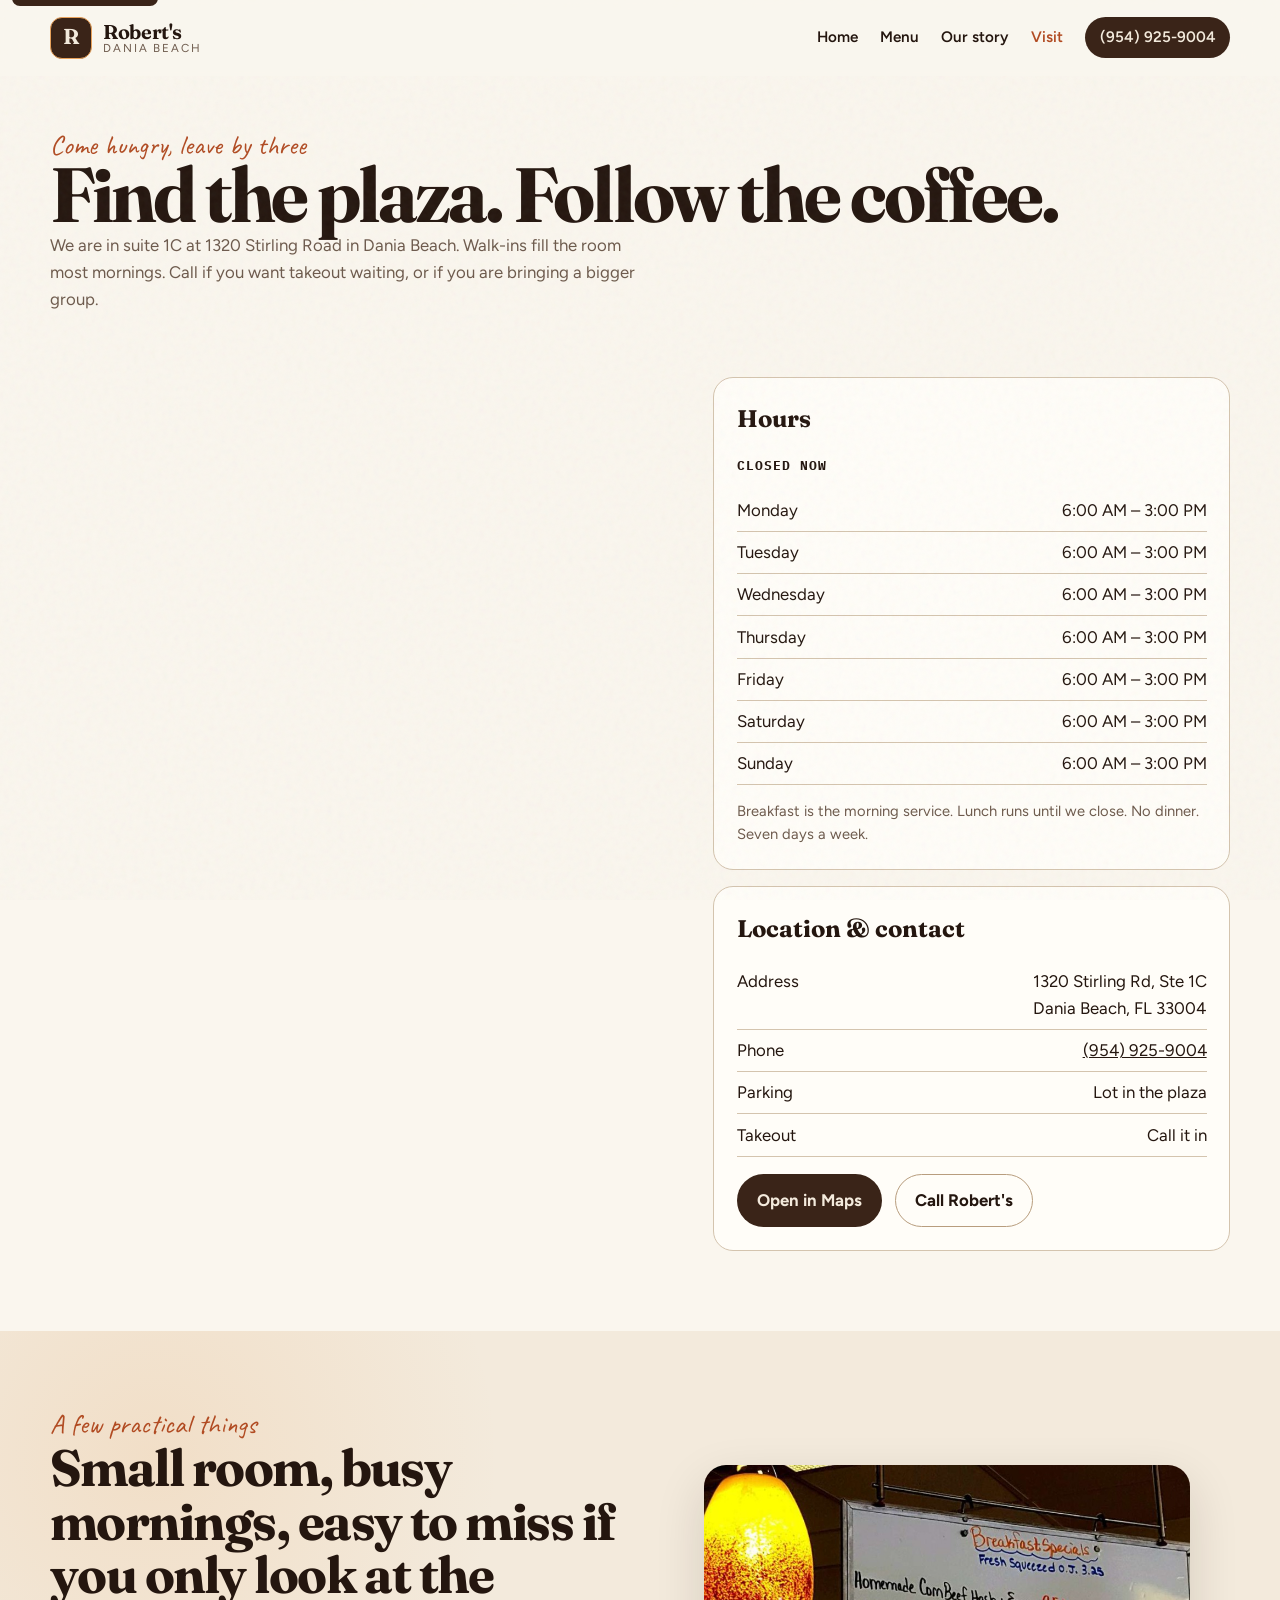
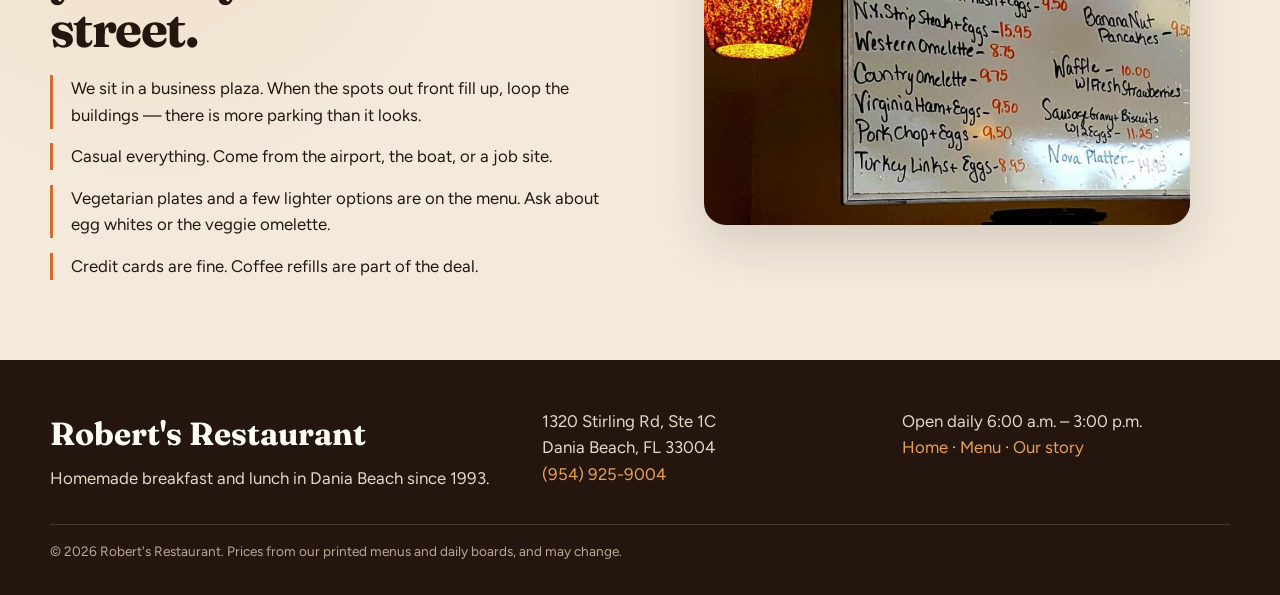
<file: visit.html>
<!DOCTYPE html>
<html lang="en">
<head>
  <meta charset="UTF-8">
  <meta name="viewport" content="width=device-width, initial-scale=1">
  <title>Hours & location | Robert's Restaurant</title>
  <meta name="description" content="Visit Robert's Restaurant at 1320 Stirling Road in Dania Beach. Open daily 6 a.m. to 3 p.m. Call (954) 925-9004 for takeout.">
  <link rel="icon" href="favicon.svg" type="image/svg+xml">
  <link rel="preconnect" href="https://fonts.googleapis.com">
  <link rel="preconnect" href="https://fonts.gstatic.com" crossorigin>
  <link href="https://fonts.googleapis.com/css2?family=Caveat:wght@500;700&family=Figtree:wght@400;600;700&family=Fraunces:opsz,wght@9..144,500;9..144,650&family=IBM+Plex+Mono:wght@400;600&display=swap" rel="stylesheet">
  <link rel="stylesheet" href="css/styles.css">
</head>
<body>
  <a class="skip-link" href="#main">Skip to content</a>
  <header class="site-header">
    <div class="header-inner">
      <a class="wordmark" href="index.html">
        <span class="wordmark-mark" aria-hidden="true">R</span>
        <span class="wordmark-text">
          <strong>Robert's</strong>
          <em>Dania Beach</em>
        </span>
      </a>
      <button class="nav-toggle" type="button" aria-expanded="false" aria-controls="site-nav">
        <span class="sr-only">Menu</span>
        <span></span><span></span>
      </button>
      <nav id="site-nav" class="site-nav">
        <a href="index.html">Home</a>
        <a href="menu.html">Menu</a>
        <a href="about.html">Our story</a>
        <a href="visit.html" aria-current="page">Visit</a>
        <a class="nav-phone" href="tel:+19549259004">(954) 925-9004</a>
      </nav>
    </div>
  </header>

  <main id="main">
    <header class="page-hero wrap">
      <p class="section-kicker">Come hungry, leave by three</p>
      <h1>Find the plaza. Follow the coffee.</h1>
      <p class="section-intro">We are in suite 1C at 1320 Stirling Road in Dania Beach. Walk-ins fill the room most mornings. Call if you want takeout waiting, or if you are bringing a bigger group.</p>
    </header>

    <section class="section" style="padding-top:0.5rem">
      <div class="wrap hours-grid">
        <iframe
          class="map-frame"
          title="Map of Robert's Restaurant in Dania Beach"
          loading="lazy"
          referrerpolicy="no-referrer-when-downgrade"
          src="https://maps.google.com/maps?q=Robert's%20Restaurant%201320%20Stirling%20Rd%20Ste%201C%20Dania%20Beach%20FL%2033004&z=16&output=embed">
        </iframe>
        <div>
          <div class="hours-card">
            <h3>Hours</h3>
            <p class="status" data-open-status style="margin:0 0 0.8rem">
              <span class="status-dot" aria-hidden="true"></span>
              Checking hours
            </p>
            <ul>
              <li><span>Monday</span><span>6:00 AM – 3:00 PM</span></li>
              <li><span>Tuesday</span><span>6:00 AM – 3:00 PM</span></li>
              <li><span>Wednesday</span><span>6:00 AM – 3:00 PM</span></li>
              <li><span>Thursday</span><span>6:00 AM – 3:00 PM</span></li>
              <li><span>Friday</span><span>6:00 AM – 3:00 PM</span></li>
              <li><span>Saturday</span><span>6:00 AM – 3:00 PM</span></li>
              <li><span>Sunday</span><span>6:00 AM – 3:00 PM</span></li>
            </ul>
            <p class="menu-note" style="margin:0.9rem 0 0">Breakfast is the morning service. Lunch runs until we close. No dinner. Seven days a week.</p>
          </div>
          <div class="contact-card" style="margin-top:1rem">
            <h3>Location & contact</h3>
            <ul>
              <li><span>Address</span><span>1320 Stirling Rd, Ste 1C<br>Dania Beach, FL 33004</span></li>
              <li><span>Phone</span><span><a href="tel:+19549259004">(954) 925-9004</a></span></li>
              <li><span>Parking</span><span>Lot in the plaza</span></li>
              <li><span>Takeout</span><span>Call it in</span></li>
            </ul>
            <div class="hero-actions" style="margin-top:1.1rem">
              <a class="btn btn-dark" href="https://maps.google.com/?q=1320+Stirling+Rd+Ste+1C+Dania+Beach+FL+33004" target="_blank" rel="noopener">Open in Maps</a>
              <a class="btn btn-line" href="tel:+19549259004">Call Robert's</a>
            </div>
          </div>
        </div>
      </div>
    </section>

    <section class="section board-section">
      <div class="wrap split">
        <div>
          <p class="section-kicker">A few practical things</p>
          <h2>Small room, busy mornings, easy to miss if you only look at the street.</h2>
          <ul class="story-list">
            <li>We sit in a business plaza. When the spots out front fill up, loop the buildings — there is more parking than it looks.</li>
            <li>Casual everything. Come from the airport, the boat, or a job site.</li>
            <li>Vegetarian plates and a few lighter options are on the menu. Ask about egg whites or the veggie omelette.</li>
            <li>Credit cards are fine. Coffee refills are part of the deal.</li>
          </ul>
        </div>
        <figure class="frame">
          <img src="images/breakfast-specials.jpg" alt="The breakfast specials board hanging inside Robert's.">
        </figure>
      </div>
    </section>
  </main>

  <footer class="site-footer">
    <div class="wrap footer-grid">
      <div>
        <h2>Robert's Restaurant</h2>
        <p>Homemade breakfast and lunch in Dania Beach since 1993.</p>
      </div>
      <div>
        <p>1320 Stirling Rd, Ste 1C<br>Dania Beach, FL 33004</p>
        <p><a href="tel:+19549259004">(954) 925-9004</a></p>
      </div>
      <div>
        <p>Open daily 6:00 a.m. – 3:00 p.m.</p>
        <p><a href="index.html">Home</a> · <a href="menu.html">Menu</a> · <a href="about.html">Our story</a></p>
      </div>
    </div>
    <div class="wrap legal">
      <p>© <span data-year>2026</span> Robert's Restaurant. Prices from our printed menus and daily boards, and may change.</p>
    </div>
  </footer>
  <script src="js/main.js"></script>
</body>
</html>
</file>
<file: css/styles.css>
:root {
  --ink: #24160f;
  --espresso: #3a2418;
  --sienna: #b14b22;
  --amber: #d56a2a;
  --lamp: #e8a15a;
  --cream: #f3eadc;
  --paper: #faf6ee;
  --foam: #fffdf8;
  --line: #d4c4ae;
  --line-strong: #b89d7e;
  --teal: #2c5854;
  --teal-soft: #3f6f6a;
  --muted: #6d5a4c;
  --shadow: 0 18px 50px rgba(36, 22, 15, 0.14);
  --radius: 22px;
  --header: 76px;
  --font-display: "Fraunces", "Times New Roman", serif;
  --font-body: "Figtree", "Segoe UI", sans-serif;
  --font-hand: "Caveat", "Segoe Script", cursive;
  --font-ticket: "IBM Plex Mono", ui-monospace, monospace;
  --max: 1180px;
}

*,
*::before,
*::after {
  box-sizing: border-box;
}

html {
  scroll-behavior: smooth;
}

body {
  margin: 0;
  color: var(--ink);
  background: var(--paper);
  font-family: var(--font-body);
  font-size: 1.05rem;
  line-height: 1.6;
  min-height: 100vh;
}

body::before {
  content: "";
  position: fixed;
  inset: 0;
  pointer-events: none;
  z-index: 8;
  opacity: 0.045;
  background-image: url("data:image/svg+xml,%3Csvg viewBox='0 0 180 180' xmlns='http://www.w3.org/2000/svg'%3E%3Cfilter id='n'%3E%3CfeTurbulence type='fractalNoise' baseFrequency='.85' numOctaves='4' stitchTiles='stitch'/%3E%3C/filter%3E%3Crect width='100%25' height='100%25' filter='url(%23n)'/%3E%3C/svg%3E");
}

img {
  max-width: 100%;
  display: block;
}

a {
  color: inherit;
}

h1,
h2,
h3,
p {
  margin: 0;
}

.sr-only {
  position: absolute;
  width: 1px;
  height: 1px;
  padding: 0;
  margin: -1px;
  overflow: hidden;
  clip: rect(0, 0, 0, 0);
  border: 0;
}

.skip-link {
  position: absolute;
  left: 12px;
  top: -40px;
  z-index: 40;
  background: var(--espresso);
  color: var(--foam);
  padding: 0.6rem 1rem;
  border-radius: 8px;
}

.skip-link:focus {
  top: 12px;
}

.wrap {
  width: min(var(--max), calc(100% - 2rem));
  margin-inline: auto;
}

.site-header {
  position: sticky;
  top: 0;
  z-index: 20;
  height: var(--header);
  background: rgba(250, 246, 238, 0.86);
  backdrop-filter: blur(16px);
  border-bottom: 1px solid transparent;
}

.site-header.is-scrolled {
  border-bottom-color: var(--line);
}

.header-inner {
  width: min(var(--max), calc(100% - 2rem));
  margin-inline: auto;
  height: 100%;
  display: flex;
  align-items: center;
  justify-content: space-between;
  gap: 1rem;
}

.wordmark {
  display: flex;
  align-items: center;
  gap: 0.7rem;
  text-decoration: none;
}

.wordmark-mark {
  width: 42px;
  height: 42px;
  border-radius: 12px;
  background: var(--espresso);
  color: var(--cream);
  display: grid;
  place-items: center;
  font-family: var(--font-display);
  font-weight: 650;
  font-size: 1.35rem;
  border: 1px solid var(--lamp);
}

.wordmark-text {
  display: flex;
  flex-direction: column;
  line-height: 1.05;
}

.wordmark-text strong {
  font-family: var(--font-display);
  font-size: 1.25rem;
  font-weight: 650;
  letter-spacing: -0.02em;
}

.wordmark-text em {
  font-style: normal;
  font-size: 0.72rem;
  letter-spacing: 0.16em;
  text-transform: uppercase;
  color: var(--muted);
}

.site-nav {
  display: flex;
  align-items: center;
  gap: 1.4rem;
}

.site-nav a {
  text-decoration: none;
  font-size: 0.95rem;
  font-weight: 600;
}

.site-nav a:hover,
.site-nav a[aria-current="page"] {
  color: var(--sienna);
}

.nav-phone {
  padding: 0.55rem 0.9rem;
  border-radius: 999px;
  background: var(--espresso);
  color: var(--cream) !important;
}

.nav-toggle {
  display: none;
  width: 44px;
  height: 44px;
  border: 0;
  background: transparent;
  cursor: pointer;
  position: relative;
}

.nav-toggle span {
  position: absolute;
  left: 12px;
  right: 12px;
  height: 2px;
  background: var(--ink);
  transition: 0.2s ease;
}

.nav-toggle span:first-of-type { top: 17px; }
.nav-toggle span:last-of-type { top: 25px; }

.nav-toggle[aria-expanded="true"] span:first-of-type {
  top: 21px;
  transform: rotate(40deg);
}

.nav-toggle[aria-expanded="true"] span:last-of-type {
  top: 21px;
  transform: rotate(-40deg);
}

.hero {
  position: relative;
  min-height: calc(100vh - var(--header));
  display: grid;
  place-items: center;
  overflow: hidden;
  color: var(--foam);
}

.hero-photo {
  position: absolute;
  inset: 0;
}

.hero-photo img {
  width: 100%;
  height: 100%;
  object-fit: cover;
  object-position: 35% 50%;
}

.hero-photo::after {
  content: "";
  position: absolute;
  inset: 0;
  background:
    linear-gradient(90deg, rgba(36, 22, 15, 0.62) 0%, rgba(36, 22, 15, 0.28) 46%, rgba(36, 22, 15, 0.18) 100%),
    radial-gradient(circle at 80% 20%, rgba(232, 161, 90, 0.28), transparent 32%);
}

.hero-grid {
  position: relative;
  z-index: 1;
  width: min(var(--max), calc(100% - 2rem));
  display: grid;
  grid-template-columns: 1.1fr 0.9fr;
  gap: 2.5rem;
  align-items: center;
  padding: 4rem 0 5rem;
}

.eyebrow {
  display: inline-flex;
  align-items: center;
  gap: 0.55rem;
  font-family: var(--font-ticket);
  font-size: 0.78rem;
  letter-spacing: 0.12em;
  text-transform: uppercase;
}

.eyebrow::before {
  content: "";
  width: 28px;
  height: 1px;
  background: currentColor;
}

.hero h1 {
  font-family: var(--font-display);
  font-size: clamp(3rem, 7vw, 6.4rem);
  font-weight: 650;
  line-height: 0.9;
  letter-spacing: -0.045em;
  margin: 0.4rem 0 1rem;
}

.hero .lede {
  max-width: 34rem;
  font-size: 1.15rem;
  color: rgba(255, 253, 248, 0.9);
}

.hero-actions {
  display: flex;
  flex-wrap: wrap;
  gap: 0.8rem;
  margin-top: 1.6rem;
}

.btn {
  display: inline-flex;
  align-items: center;
  justify-content: center;
  min-height: 48px;
  padding: 0.75rem 1.2rem;
  border-radius: 999px;
  text-decoration: none;
  font-weight: 700;
  border: 1px solid transparent;
  transition: transform 0.18s ease, background 0.18s ease;
}

.btn:hover {
  transform: translateY(-1px);
}

.btn-primary {
  background: var(--amber);
  color: var(--ink);
}

.btn-ghost {
  background: transparent;
  color: var(--foam);
  border-color: rgba(255, 253, 248, 0.45);
}

.btn-dark {
  background: var(--espresso);
  color: var(--cream);
}

.btn-line {
  background: transparent;
  border-color: var(--line-strong);
}

.btn:focus-visible,
.site-nav a:focus-visible,
.menu-tabs button:focus-visible,
.nav-toggle:focus-visible {
  outline: 3px solid var(--lamp);
  outline-offset: 3px;
}

main.wrap {
  padding-bottom: 4.5rem;
}

.ticket {
  background: #f4ead4;
  color: var(--ink);
  border-radius: 6px 22px 22px 6px;
  padding: 1.4rem 1.5rem 1.5rem 1.7rem;
  box-shadow: var(--shadow);
  position: relative;
  transform: rotate(1.4deg);
  font-family: var(--font-ticket);
}

.ticket::before {
  content: "";
  position: absolute;
  left: -1px;
  top: 10px;
  bottom: 10px;
  width: 14px;
  background:
    radial-gradient(circle at 0 10px, transparent 7px, #f4ead4 8px) 0 0 / 14px 20px repeat-y;
}

.ticket-top {
  display: flex;
  justify-content: space-between;
  gap: 1rem;
  border-bottom: 1px dashed #b89d7e;
  padding-bottom: 0.8rem;
  margin-bottom: 0.9rem;
  font-size: 0.72rem;
  letter-spacing: 0.08em;
  text-transform: uppercase;
}

.ticket h2 {
  font-family: var(--font-display);
  font-size: 1.7rem;
  line-height: 1;
  margin-bottom: 0.35rem;
}

.ticket dl {
  margin: 0;
  display: grid;
  gap: 0.55rem;
}

.ticket div {
  display: flex;
  justify-content: space-between;
  gap: 1rem;
  border-bottom: 1px dotted #cbb9a3;
  padding-bottom: 0.35rem;
  font-size: 0.86rem;
}

.ticket dt {
  color: var(--muted);
}

.status {
  margin-top: 1rem;
  display: inline-flex;
  align-items: center;
  gap: 0.45rem;
  font-family: var(--font-ticket);
  font-size: 0.8rem;
  letter-spacing: 0.08em;
  text-transform: uppercase;
  font-weight: 700;
}

.status-dot {
  width: 8px;
  height: 8px;
  border-radius: 50%;
  background: #7a7a7a;
}

.status.is-open .status-dot { background: #2f7a46; }
.status.is-closed .status-dot { background: #a33b22; }

.strip {
  background: var(--espresso);
  color: var(--cream);
  overflow: hidden;
}

.marquee {
  display: flex;
  gap: 2.5rem;
  padding: 0.85rem 0;
  white-space: nowrap;
  animation: drift 32s linear infinite;
  font-family: var(--font-ticket);
  font-size: 0.82rem;
  letter-spacing: 0.14em;
  text-transform: uppercase;
}

.marquee span {
  display: inline-flex;
  align-items: center;
  gap: 2.5rem;
}

.marquee span::after {
  content: "•";
  color: var(--lamp);
}

@keyframes drift {
  from { transform: translateX(0); }
  to { transform: translateX(-50%); }
}

.section {
  padding: 5rem 0;
}

.section-kicker {
  font-family: var(--font-hand);
  font-size: 1.7rem;
  color: var(--sienna);
  line-height: 1;
}

.section h2 {
  font-family: var(--font-display);
  font-size: clamp(2.1rem, 4vw, 3.4rem);
  line-height: 1.05;
  letter-spacing: -0.03em;
  margin: 0.2rem 0 0.8rem;
}

.section-intro {
  max-width: 38rem;
  color: var(--muted);
}

.split {
  display: grid;
  grid-template-columns: 1fr 1fr;
  gap: 3rem;
  align-items: center;
}

.frame {
  border-radius: var(--radius);
  overflow: hidden;
  box-shadow: var(--shadow);
  background: #d9cbb8;
}

.frame img {
  width: 100%;
  height: 100%;
  object-fit: cover;
  min-height: 360px;
}

.frame.portrait img {
  min-height: 480px;
  object-position: center 30%;
}

.signatures {
  display: grid;
  grid-template-columns: repeat(4, 1fr);
  gap: 1rem;
  margin-top: 2rem;
}

.sig-card {
  background: var(--foam);
  border: 1px solid var(--line);
  border-radius: 18px;
  padding: 1.2rem;
  min-height: 170px;
  display: flex;
  flex-direction: column;
  justify-content: space-between;
}

.sig-card b {
  font-family: var(--font-display);
  font-size: 1.35rem;
  line-height: 1.15;
}

.sig-card span {
  color: var(--sienna);
  font-family: var(--font-ticket);
  font-size: 0.78rem;
  letter-spacing: 0.08em;
  text-transform: uppercase;
}

.board-section {
  background:
    radial-gradient(circle at 12% 20%, rgba(232, 161, 90, 0.16), transparent 28%),
    var(--cream);
}

.boards {
  display: grid;
  grid-template-columns: 0.9fr 1.1fr;
  gap: 1.4rem;
  margin-top: 2rem;
}

.board {
  background: #f7f4ea;
  border: 10px solid #c5c1b4;
  border-radius: 8px;
  box-shadow: var(--shadow), inset 0 0 0 1px #e7e2d2;
  overflow: hidden;
}

.board img {
  width: 100%;
  height: 100%;
  object-fit: cover;
  min-height: 320px;
}

.board-list {
  padding: 1.4rem 1.5rem 1.6rem;
}

.board-list h3 {
  font-family: var(--font-hand);
  font-size: 2.4rem;
  color: #c45c26;
  margin-bottom: 0.6rem;
}

.board-list ul {
  list-style: none;
  margin: 0;
  padding: 0;
  display: grid;
  gap: 0.45rem;
}

.board-list li {
  display: flex;
  justify-content: space-between;
  gap: 1rem;
  font-family: var(--font-hand);
  font-size: 1.28rem;
  border-bottom: 1px dotted #d3cbb8;
  padding-bottom: 0.2rem;
}

.board-list .price {
  color: #c45c26;
  flex-shrink: 0;
}

.quotes {
  display: grid;
  grid-template-columns: repeat(3, 1fr);
  gap: 1rem;
}

.quote {
  background: var(--foam);
  border-radius: 20px;
  padding: 1.4rem;
  border: 1px solid var(--line);
}

.quote p {
  font-family: var(--font-display);
  font-size: 1.22rem;
  line-height: 1.35;
  font-weight: 500;
}

.quote cite {
  display: block;
  margin-top: 1rem;
  font-style: normal;
  color: var(--muted);
  font-size: 0.9rem;
}

.stats {
  display: grid;
  grid-template-columns: repeat(3, 1fr);
  gap: 1rem;
  margin-top: 2rem;
}

.stat {
  border-top: 2px solid var(--ink);
  padding-top: 0.8rem;
}

.stat b {
  display: block;
  font-family: var(--font-display);
  font-size: 2.1rem;
  line-height: 1;
}

.stat span {
  color: var(--muted);
  font-size: 0.95rem;
}

.visit-cta {
  background: var(--teal);
  color: var(--foam);
}

.visit-cta .section-intro,
.visit-cta .section-kicker {
  color: #d7ece8;
}

.hours-grid {
  display: grid;
  grid-template-columns: 1.1fr 0.9fr;
  gap: 2rem;
  margin-top: 2rem;
}

.map-frame {
  min-height: 360px;
  border: 0;
  width: 100%;
  height: 100%;
  border-radius: var(--radius);
  filter: saturate(0.85) contrast(1.05);
}

.hours-card,
.contact-card {
  background: var(--foam);
  border: 1px solid var(--line);
  border-radius: 20px;
  padding: 1.4rem;
}

.hours-card h3,
.contact-card h3 {
  font-family: var(--font-display);
  font-size: 1.5rem;
  margin-bottom: 0.8rem;
}

.hours-card ul,
.contact-card ul {
  list-style: none;
  margin: 0;
  padding: 0;
}

.hours-card li,
.contact-card li {
  display: flex;
  justify-content: space-between;
  gap: 1rem;
  padding: 0.45rem 0;
  border-bottom: 1px solid var(--line);
}

.site-footer {
  background: var(--ink);
  color: #e7d8c6;
  padding: 3rem 0 2rem;
}

.footer-grid {
  display: grid;
  grid-template-columns: 1.4fr 1fr 1fr;
  gap: 2rem;
}

.site-footer a {
  color: var(--lamp);
  text-decoration: none;
}

.site-footer h2 {
  font-family: var(--font-display);
  color: var(--foam);
  font-size: 2rem;
  margin-bottom: 0.4rem;
}

.legal {
  margin-top: 2rem;
  padding-top: 1rem;
  border-top: 1px solid rgba(231, 216, 198, 0.18);
  font-size: 0.85rem;
  color: #bba792;
}

.page-hero {
  padding: 3.5rem 0 1.5rem;
}

.page-hero h1 {
  font-family: var(--font-display);
  font-size: clamp(2.6rem, 6vw, 5rem);
  letter-spacing: -0.04em;
  line-height: 0.95;
}

.menu-tabs {
  display: flex;
  flex-wrap: wrap;
  gap: 0.5rem;
  margin: 1.5rem 0 2rem;
}

.menu-tabs button {
  border: 1px solid var(--line-strong);
  background: transparent;
  color: var(--ink);
  border-radius: 999px;
  padding: 0.6rem 1rem;
  font-family: var(--font-body);
  font-weight: 700;
  cursor: pointer;
}

.menu-tabs button.is-active {
  background: var(--espresso);
  color: var(--cream);
  border-color: var(--espresso);
}

.menu-note {
  color: var(--muted);
  font-size: 0.92rem;
  margin-bottom: 1.5rem;
}

.menu-block {
  background: var(--foam);
  border: 1px solid var(--line);
  border-radius: 22px;
  overflow: hidden;
  margin-bottom: 1.2rem;
}

.menu-block header {
  background: var(--espresso);
  color: var(--cream);
  padding: 1rem 1.3rem;
}

.menu-block header h2 {
  font-family: var(--font-display);
  font-size: 1.55rem;
  margin: 0;
}

.menu-block header p {
  color: #e8d5c0;
  font-size: 0.92rem;
}

.menu-block ul {
  list-style: none;
  margin: 0;
  padding: 0.4rem 0;
}

.menu-block li {
  display: grid;
  grid-template-columns: 1fr auto;
  gap: 0.4rem 1.2rem;
  padding: 0.85rem 1.3rem;
  border-bottom: 1px solid var(--cream);
}

.menu-block li:last-child {
  border-bottom: 0;
}

.menu-block .name {
  font-weight: 700;
}

.menu-block .desc {
  grid-column: 1 / -1;
  color: var(--muted);
  font-size: 0.92rem;
}

.menu-block .price {
  font-family: var(--font-ticket);
  color: var(--sienna);
}

.menu-cols {
  display: grid;
  grid-template-columns: 1fr 1fr;
  gap: 1.2rem;
}

.story-list {
  margin: 1.2rem 0 0;
  padding: 0;
  list-style: none;
  display: grid;
  gap: 0.9rem;
}

.story-list li {
  padding-left: 1.1rem;
  border-left: 3px solid var(--amber);
}

.gallery {
  display: grid;
  grid-template-columns: 1.2fr 0.8fr;
  gap: 1rem;
}

.gallery .frame img {
  min-height: 240px;
}

@media (max-width: 900px) {
  .nav-toggle { display: block; }

  .site-nav {
    position: fixed;
    inset: var(--header) 0 0 0;
    background: var(--paper);
    flex-direction: column;
    align-items: flex-start;
    padding: 1.5rem 1.2rem 2rem;
    transform: translateX(100%);
    transition: transform 0.25s ease;
  }

  .site-nav.is-open,
  body.nav-open .site-nav {
    transform: none;
  }

  .site-nav a {
    font-size: 1.35rem;
    padding: 0.35rem 0;
  }

  body.nav-open {
    overflow: hidden;
  }

  .hero-grid,
  .split,
  .boards,
  .signatures,
  .quotes,
  .stats,
  .hours-grid,
  .footer-grid,
  .menu-cols,
  .gallery {
    grid-template-columns: 1fr;
  }

  .ticket {
    transform: none;
  }

  .hero {
    min-height: auto;
  }

  .hero-grid {
    padding: 3rem 0;
  }
}

@media (prefers-reduced-motion: reduce) {
  .marquee,
  .btn,
  .ticket,
  html {
    animation: none;
    scroll-behavior: auto;
    transition: none;
  }
}
</file>
